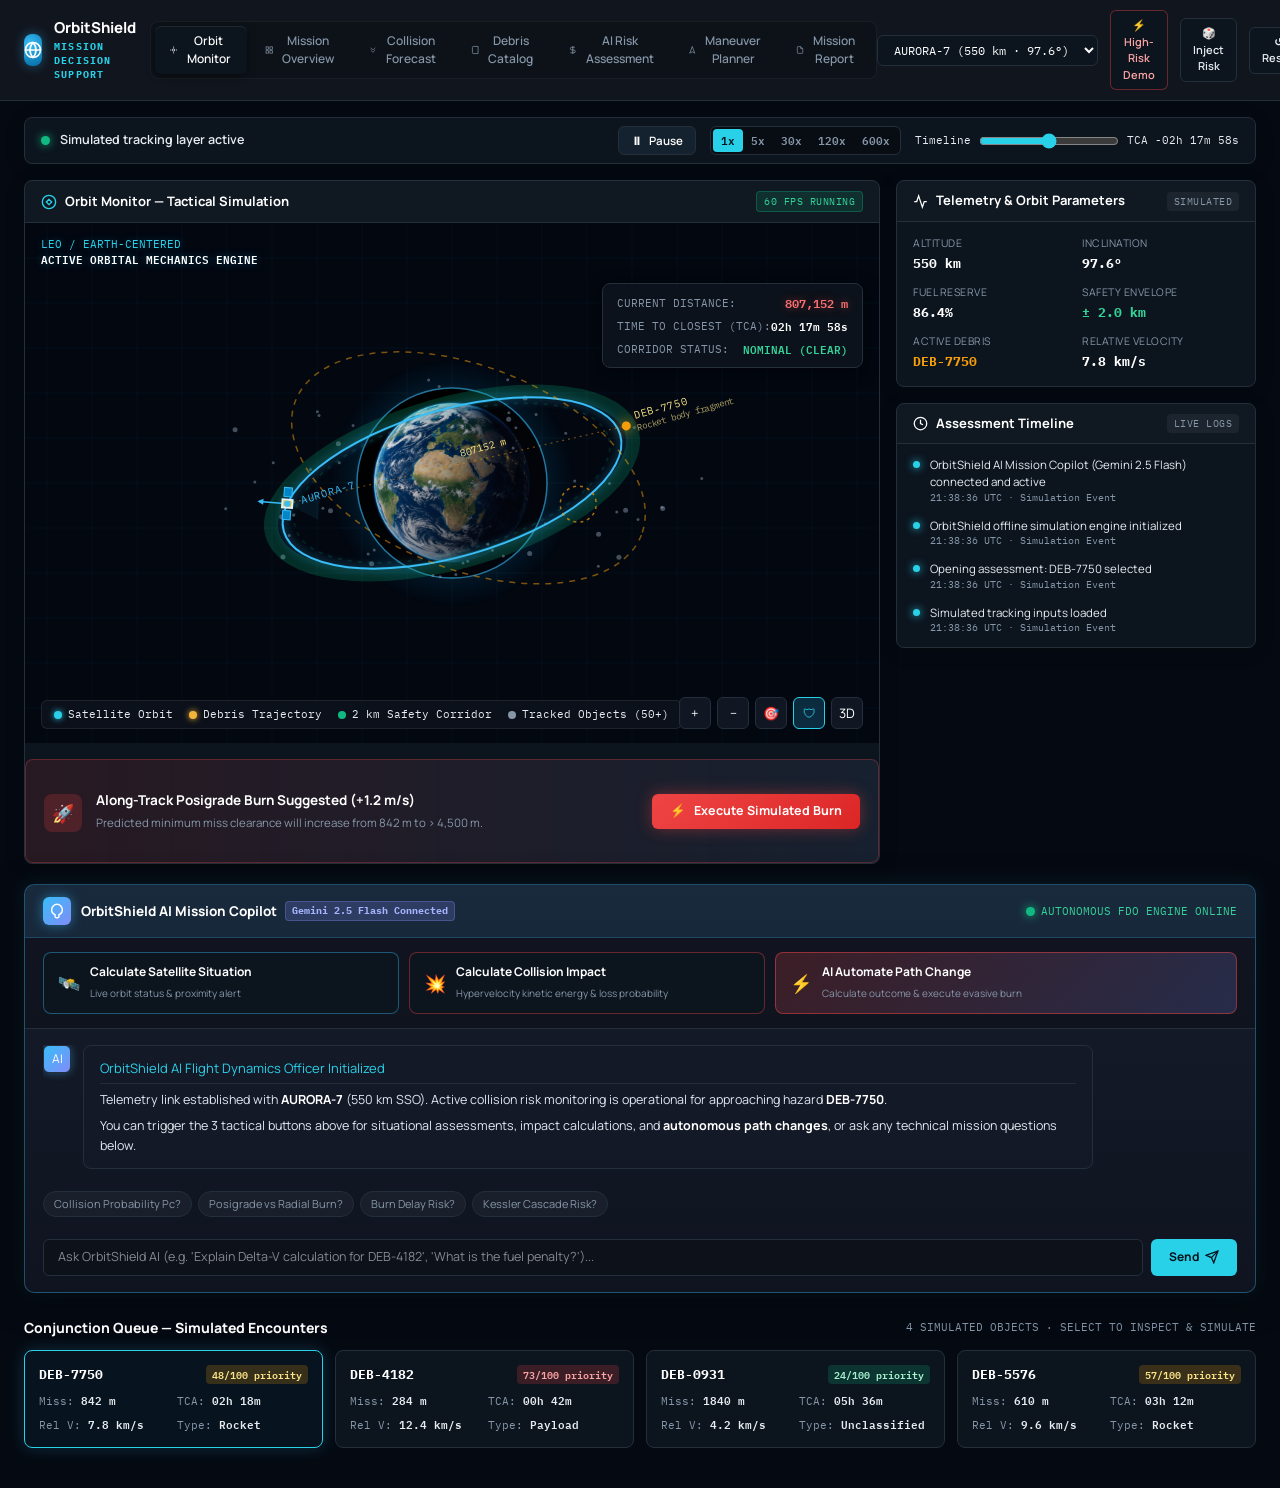
<file: index.html>
<!DOCTYPE html>
<html lang="en">
<head>
  <meta charset="utf-8">
  <meta name="viewport" content="width=device-width, initial-scale=1">
  <title>Orbit Monitor — OrbitShield | AI Space Debris Decision Support</title>
  <meta name="description" content="Operational orbital tracking layers, dynamic safety corridors, Keplerian simulation, and simulated assessment timelines.">
  
  <!-- Modern Space Typography -->
  <link rel="preconnect" href="https://fonts.googleapis.com">
  <link rel="preconnect" href="https://fonts.gstatic.com" crossorigin>
  <link href="https://fonts.googleapis.com/css2?family=IBM+Plex+Mono:wght@400;500;600;700&family=Manrope:wght@400;500;600;700;800&display=swap" rel="stylesheet">
  
  <!-- Base & Enhanced Theme Styles -->
  <link rel="stylesheet" href="assets/styles.css">
  <link rel="stylesheet" href="assets/app.css">
</head>
<body>

  <!-- Top Global Mission Navigation Bar -->
  <header class="app-header">
    <div class="brand-section">
      <div class="brand-logo-icon">
        <svg xmlns="http://www.w3.org/2000/svg" width="18" height="18" viewBox="0 0 24 24" fill="none" stroke="#fff" stroke-width="2.2" stroke-linecap="round" stroke-linejoin="round">
          <circle cx="12" cy="12" r="10"></circle>
          <path d="M12 2a14.5 14.5 0 0 0 0 20 14.5 14.5 0 0 0 0-20"></path>
          <path d="M2 12h20"></path>
        </svg>
      </div>
      <div class="brand-title">
        <span>OrbitShield</span>
        <span class="brand-subtitle">Mission Decision Support</span>
      </div>
    </div>

    <!-- Navigation Tabs -->
    <nav class="nav-links">
      <button class="nav-btn active" data-view="orbitMonitorView" id="tabOrbitMonitor">
        <svg width="14" height="14" viewBox="0 0 24 24" fill="none" stroke="currentColor" stroke-width="2"><circle cx="12" cy="12" r="3"></circle><path d="M3 12h3m12 0h3M12 3v3m0 12v3"></path></svg>
        Orbit Monitor
      </button>
      <button class="nav-btn" data-view="overviewView" id="tabOverview">
        <svg width="14" height="14" viewBox="0 0 24 24" fill="none" stroke="currentColor" stroke-width="2"><rect x="3" y="3" width="7" height="7"></rect><rect x="14" y="3" width="7" height="7"></rect><rect x="14" y="14" width="7" height="7"></rect><rect x="3" y="14" width="7" height="7"></rect></svg>
        Mission Overview
      </button>
      <button class="nav-btn" data-view="forecastView" id="tabForecast">
        <svg width="14" height="14" viewBox="0 0 24 24" fill="none" stroke="currentColor" stroke-width="2"><path d="m19 5-7 7-7-7"></path><path d="m19 12-7 7-7-7"></path></svg>
        Collision Forecast
      </button>
      <button class="nav-btn" data-view="catalogView" id="tabCatalog">
        <svg width="14" height="14" viewBox="0 0 24 24" fill="none" stroke="currentColor" stroke-width="2"><path d="M4 19.5v-15A2.5 2.5 0 0 1 6.5 2H20v20H6.5a2.5 2.5 0 0 1-2.5-2.5Z"></path></svg>
        Debris Catalog
      </button>
      <button class="nav-btn" data-view="riskView" id="tabRisk">
        <svg width="14" height="14" viewBox="0 0 24 24" fill="none" stroke="currentColor" stroke-width="2"><path d="M12 2v20M17 5H9.5a3.5 3.5 0 0 0 0 7h5a3.5 3.5 0 0 1 0 7H6"></path></svg>
        AI Risk Assessment
      </button>
      <button class="nav-btn" data-view="plannerView" id="tabPlanner">
        <svg width="14" height="14" viewBox="0 0 24 24" fill="none" stroke="currentColor" stroke-width="2"><polygon points="12 2 19 21 12 17 5 21 12 2"></polygon></svg>
        Maneuver Planner
      </button>
      <button class="nav-btn" data-view="reportView" id="tabReport">
        <svg width="14" height="14" viewBox="0 0 24 24" fill="none" stroke="currentColor" stroke-width="2"><path d="M14 2H6a2 2 0 0 0-2 2v16a2 2 0 0 0 2 2h12a2 2 0 0 0 2-2V8z"></path><polyline points="14 2 14 8 20 8"></polyline></svg>
        Mission Report
      </button>
    </nav>

    <!-- Global Target & Simulation Actions -->
    <div class="header-controls">
      <select class="sat-selector" id="satSelect" title="Select target satellite">
        <option value="AURORA-7">AURORA-7 (550 km · 97.6°)</option>
        <option value="ORION-2">ORION-2 (575 km · 98.2°)</option>
        <option value="NOVA-4">NOVA-4 (590 km · 96.8°)</option>
      </select>

      <button class="action-btn danger-action" id="highRiskBtn" title="Load High-Risk conjunction demo">
        ⚡ High-Risk Demo
      </button>
      <button class="action-btn" id="injectRiskBtn" title="Perturb orbit with emergency close approach">
        🎲 Inject Risk
      </button>
      <button class="action-btn" id="resetBtn" title="Reset all simulation parameters">
        ↺ Reset
      </button>
    </div>
  </header>

  <!-- Main Container -->
  <main class="main-container">

    <!-- VIEW 1: ORBIT MONITOR (Primary Simulation View) -->
    <section id="orbitMonitorView" class="page-view">

      <!-- Simulation Status & Live Playback Control Bar -->
      <div class="sim-status-bar">
        <div class="status-indicator">
          <span class="pulse-dot" id="statusPulse"></span>
          <span id="statusText">Simulated tracking layer active</span>
        </div>

        <div class="sim-controls-group">
          <!-- Play / Pause Button -->
          <button class="sim-btn" id="playPauseBtn" title="Play / Pause Simulation Loop">
            <span id="playPauseIcon">⏸</span>
            <span id="playPauseText">Pause</span>
          </button>

          <!-- Simulation Speed Selectors -->
          <div class="speed-selector" title="Simulation Speed Multiplier">
            <button class="speed-opt active" data-speed="1">1x</button>
            <button class="speed-opt" data-speed="5">5x</button>
            <button class="speed-opt" data-speed="30">30x</button>
            <button class="speed-opt" data-speed="120">120x</button>
            <button class="speed-opt" data-speed="600">600x</button>
          </div>

          <!-- Time Scrub Slider -->
          <div class="time-scrubber-container" title="Scrub simulation time relative to Time of Closest Approach (TCA)">
            <span>Timeline</span>
            <input type="range" class="time-slider" id="timeSlider" min="0" max="100" value="50">
            <span id="timeDisplay">TCA -02h 18m 00s</span>
          </div>
        </div>
      </div>

      <!-- Two-Column Grid: Simulation Canvas & Monitoring Details -->
      <div class="monitor-grid">

        <!-- Column 1: Orbital Simulation Interactive Canvas -->
        <div class="panel">
          <div class="panel-header">
            <div class="panel-title">
              <svg width="16" height="16" viewBox="0 0 24 24" fill="none" stroke="var(--primary)" stroke-width="2"><circle cx="12" cy="12" r="10"></circle><polygon points="12 8 8 12 12 16 16 12 12 8"></polygon></svg>
              Orbit Monitor — Tactical Simulation
            </div>
            <div class="panel-meta live-badge">60 FPS RUNNING</div>
          </div>

          <div class="orbital-map-container">
            <!-- Main Canvas -->
            <canvas id="simulationCanvas"></canvas>

            <!-- HUD Top Left -->
            <div class="hud-corner top-left">
              LEO / EARTH-CENTERED<br>
              <span style="color: #fff; font-weight: 600;">ACTIVE ORBITAL MECHANICS ENGINE</span>
            </div>

            <!-- HUD Top Right: Live Conjunction Telemetry Box -->
            <div class="canvas-live-telemetry">
              <div class="telemetry-row">
                <span class="telemetry-label">CURRENT DISTANCE:</span>
                <span class="telemetry-value critical" id="liveDistance">842 m</span>
              </div>
              <div class="telemetry-row">
                <span class="telemetry-label">TIME TO CLOSEST (TCA):</span>
                <span class="telemetry-value" id="liveTca">02h 18m 00s</span>
              </div>
              <div class="telemetry-row">
                <span class="telemetry-label">CORRIDOR STATUS:</span>
                <span class="telemetry-value safe" id="hudStatus">NOMINAL (CLEAR)</span>
              </div>
            </div>

            <!-- HUD Bottom Left: Color Coded Legend -->
            <div class="hud-corner bottom-left">
              <div class="legend-item"><span class="legend-dot sat-orbit"></span> Satellite Orbit</div>
              <div class="legend-item"><span class="legend-dot deb-orbit"></span> Debris Trajectory</div>
              <div class="legend-item"><span class="legend-dot corridor"></span> 2 km Safety Corridor</div>
              <div class="legend-item"><span class="legend-dot debris"></span> Tracked Objects (50+)</div>
            </div>

            <!-- HUD Bottom Right: Floating View Controls -->
            <div class="canvas-floating-controls">
              <button class="floating-btn" id="zoomInBtn" title="Zoom In">+</button>
              <button class="floating-btn" id="zoomOutBtn" title="Zoom Out">−</button>
              <button class="floating-btn" id="resetViewBtn" title="Center View">🎯</button>
              <button class="floating-btn active" id="toggleCorridorBtn" title="Toggle Safety Corridor">🛡</button>
              <button class="floating-btn" id="toggle3dBtn" title="Toggle 3D Spherical Mode">3D</button>
            </div>
          </div>

          <!-- Maneuver Callout Box -->
          <div class="maneuver-callout" id="maneuverCallout">
            <div class="maneuver-info">
              <div class="maneuver-icon">🚀</div>
              <div class="maneuver-text">
                <strong id="maneuverTitle">Along-Track Posigrade Burn Suggested (+1.2 m/s)</strong>
                <span id="maneuverSubtitle">Predicted minimum miss clearance will increase from 842 m to &gt; 4,500 m.</span>
              </div>
            </div>
            <button class="execute-burn-btn" id="executeBurnBtn">
              <span>⚡</span> Execute Simulated Burn
            </button>
          </div>
        </div>

        <!-- Column 2: Monitoring Telemetry & Live Assessment Timeline -->
        <div class="sidebar-panel">

          <!-- Telemetry Status Panel -->
          <div class="panel">
            <div class="panel-header">
              <div class="panel-title">
                <svg width="15" height="15" viewBox="0 0 24 24" fill="none" stroke="currentColor" stroke-width="2"><path d="M22 12h-4l-3 9L9 3l-3 9H2"></path></svg>
                Telemetry & Orbit Parameters
              </div>
              <div class="panel-meta">SIMULATED</div>
            </div>

            <dl class="data-dl">
              <div class="data-item">
                <dt class="data-dt">Altitude</dt>
                <dd class="data-dd" id="satAltitude">550 km</dd>
              </div>
              <div class="data-item">
                <dt class="data-dt">Inclination</dt>
                <dd class="data-dd" id="satInclination">97.6°</dd>
              </div>
              <div class="data-item">
                <dt class="data-dt">Fuel Reserve</dt>
                <dd class="data-dd" id="satFuel">86.4%</dd>
              </div>
              <div class="data-item">
                <dt class="data-dt">Safety Envelope</dt>
                <dd class="data-dd" style="color: #34d399;">± 2.0 km</dd>
              </div>
              <div class="data-item">
                <dt class="data-dt">Active Debris</dt>
                <dd class="data-dd" id="activeDebrisId" style="color: #f59e0b;">DEB-7750</dd>
              </div>
              <div class="data-item">
                <dt class="data-dt">Relative Velocity</dt>
                <dd class="data-dd">7.8 km/s</dd>
              </div>
            </dl>
          </div>

          <!-- Assessment Timeline Panel -->
          <div class="panel">
            <div class="panel-header">
              <div class="panel-title">
                <svg width="15" height="15" viewBox="0 0 24 24" fill="none" stroke="currentColor" stroke-width="2"><circle cx="12" cy="12" r="10"></circle><polyline points="12 6 12 12 16 14"></polyline></svg>
                Assessment Timeline
              </div>
              <div class="panel-meta">LIVE LOGS</div>
            </div>

            <ol class="timeline-list" id="timelineList">
              <!-- Dynamically populated by app.js -->
            </ol>
          </div>
        </div>

      </div>

      <!-- AI Flight Dynamics Copilot & Autonomous Maneuver Assistant -->
      <div class="ai-copilot-panel" id="aiCopilotPanel">
        <div class="ai-header">
          <div class="ai-header-left">
            <div class="ai-avatar-badge">
              <svg width="16" height="16" viewBox="0 0 24 24" fill="none" stroke="#fff" stroke-width="2.2"><path d="M12 2a8 8 0 0 0-8 8c0 3.3 2 6.2 5 7.4V20a2 2 0 0 0 2 2h2a2 2 0 0 0 2-2v-2.6c3-1.2 5-4.1 5-7.4a8 8 0 0 0-8-8z"></path><line x1="9" y1="9" x2="9.01" y2="9"></line><line x1="15" y1="9" x2="15.01" y2="9"></line></svg>
            </div>
            <div class="ai-title-group">
              <h3>
                OrbitShield AI Mission Copilot
                <span class="ai-model-tag">Gemini 2.5 Flash Connected</span>
              </h3>
            </div>
          </div>
          <div class="ai-header-status">
            <span class="pulse-dot"></span>
            <span>AUTONOMOUS FDO ENGINE ONLINE</span>
          </div>
        </div>

        <!-- 3 Tactical AI Action Buttons -->
        <div class="ai-quick-actions-bar">
          <button class="ai-action-btn primary-ai" id="btnAiSituation" title="Analyze and report current satellite telemetry, orbit, and proximity">
            <div class="ai-btn-icon">🛰️</div>
            <div class="ai-btn-text">
              <strong>Calculate Satellite Situation</strong>
              <span>Live orbit status & proximity alert</span>
            </div>
          </button>

          <button class="ai-action-btn danger-ai" id="btnAiImpact" title="Compute kinetic energy release, fragmentation, and Kessler cascade risk">
            <div class="ai-btn-icon">💥</div>
            <div class="ai-btn-text">
              <strong>Calculate Collision Impact</strong>
              <span>Hypervelocity kinetic energy & loss probability</span>
            </div>
          </button>

          <button class="ai-action-btn automate-ai" id="btnAiAutomateManeuver" title="Compute Delta-V, predict outcome clearance, and automate thruster burn">
            <div class="ai-btn-icon">⚡</div>
            <div class="ai-btn-text">
              <strong>AI Automate Path Change</strong>
              <span>Calculate outcome & execute evasive burn</span>
            </div>
          </button>
        </div>

        <!-- Chat Stream & Interactive Q&A -->
        <div class="ai-chat-body">
          <div class="ai-chat-history" id="aiChatHistory">
            <div class="chat-bubble ai">
              <div class="chat-avatar">AI</div>
              <div class="chat-content">
                <h3>OrbitShield AI Flight Dynamics Officer Initialized</h3>
                <p>Telemetry link established with <strong>AURORA-7</strong> (550 km SSO). Active collision risk monitoring is operational for approaching hazard <strong>DEB-7750</strong>.</p>
                <p style="margin-top: 6px;">You can trigger the 3 tactical buttons above for situational assessments, impact calculations, and <strong>autonomous path changes</strong>, or ask any technical mission questions below.</p>
              </div>
            </div>
          </div>

          <!-- Prompt Suggestions Chips -->
          <div class="ai-chips-row">
            <span class="ai-chip" data-prompt="What is the exact collision probability Pc for the current close approach?">Collision Probability Pc?</span>
            <span class="ai-chip" data-prompt="Why is a Posigrade along-track burn safer than a radial burn?">Posigrade vs Radial Burn?</span>
            <span class="ai-chip" data-prompt="What happens if the satellite delays the avoidance maneuver by 30 minutes?">Burn Delay Risk?</span>
            <span class="ai-chip" data-prompt="How would a collision affect neighboring constellations like Starlink/OneWeb?">Kessler Cascade Risk?</span>
          </div>

          <!-- Input Bar -->
          <form class="ai-input-bar" id="aiChatForm">
            <input type="text" class="ai-input-field" id="aiChatInput" placeholder="Ask OrbitShield AI (e.g. 'Explain Delta-V calculation for DEB-4182', 'What is the fuel penalty?')..." autocomplete="off">
            <button type="submit" class="ai-send-btn" id="aiSendBtn">
              <span>Send</span>
              <svg width="14" height="14" viewBox="0 0 24 24" fill="none" stroke="currentColor" stroke-width="2.2"><line x1="22" y1="2" x2="11" y2="13"></line><polygon points="22 2 15 22 11 13 2 9 22 2"></polygon></svg>
            </button>
          </form>
        </div>
      </div>

      <!-- Conjunction Queue (Scenario Selector) -->
      <div class="scenarios-section">
        <div class="section-heading">
          <div class="section-title">Conjunction Queue — Simulated Encounters</div>
          <span style="font-size: 11px; color: var(--muted-foreground); font-family: var(--font-mono);">4 SIMULATED OBJECTS · SELECT TO INSPECT &amp; SIMULATE</span>
        </div>

        <div class="cards-grid" id="cardsContainer">
          <!-- Dynamically populated with scenario cards -->
        </div>
      </div>

    </section>

    <!-- VIEW 2: MISSION OVERVIEW -->
    <section id="overviewView" class="page-view" style="display: none;">
      <div class="panel" style="padding: 24px; margin-bottom: 20px;">
        <h2 style="font-size: 18px; margin-bottom: 8px;">Fleet Mission Overview</h2>
        <p style="color: var(--muted-foreground); margin-bottom: 20px;">Comprehensive constellation status, tracked debris population, and risk posture.</p>
        
        <div class="cards-grid" style="margin-bottom: 24px;">
          <div class="scenario-card">
            <div class="card-id">ACTIVE ASSETS</div>
            <div style="font-size: 24px; font-weight: 800; color: var(--primary); margin: 8px 0;">3 Constellation Units</div>
            <div style="font-size: 11px; color: var(--muted-foreground);">AURORA-7, ORION-2, NOVA-4 operational</div>
          </div>
          <div class="scenario-card">
            <div class="card-id">TRACKED OBJECTS</div>
            <div style="font-size: 24px; font-weight: 800; color: #fff; margin: 8px 0;">1,248 LEO Objects</div>
            <div style="font-size: 11px; color: var(--muted-foreground);">Radar Cross Section &gt; 10 cm cataloged</div>
          </div>
          <div class="scenario-card critical">
            <div class="card-id">CRITICAL CONJUNCTIONS</div>
            <div style="font-size: 24px; font-weight: 800; color: #ef4444; margin: 8px 0;">1 Action Required</div>
            <div style="font-size: 11px; color: #fca5a5;">DEB-4182 incursion within 284 m</div>
          </div>
          <div class="scenario-card">
            <div class="card-id">AVERAGE FLEET FUEL</div>
            <div style="font-size: 24px; font-weight: 800; color: #10b981; margin: 8px 0;">84.4% Delta-V</div>
            <div style="font-size: 11px; color: var(--muted-foreground);">Sufficient for ~14 avoidance maneuvers</div>
          </div>
        </div>
      </div>
    </section>

    <!-- VIEW 3: COLLISION FORECAST -->
    <section id="forecastView" class="page-view" style="display: none;">
      <div class="panel" style="padding: 24px;">
        <h2 style="font-size: 18px; margin-bottom: 8px;">Collision Risk Forecast</h2>
        <p style="color: var(--muted-foreground); margin-bottom: 20px;">Probabilistic closest-approach geometry and covariance ellipsoid overlaps.</p>
        <div style="background: rgba(0,0,0,0.3); border: 1px solid var(--border); border-radius: 8px; padding: 20px; font-family: var(--font-mono);">
          <div style="display: flex; justify-content: space-between; margin-bottom: 12px;">
            <span>ENCOUNTER ID</span>
            <span>MISS DISTANCE</span>
            <span>COLLISION PROB (Pc)</span>
            <span>ACTION STATUS</span>
          </div>
          <div style="border-top: 1px solid var(--border); padding-top: 12px; display: flex; flex-direction: column; gap: 10px;">
            <div style="display: flex; justify-content: space-between; color: #fca5a5;">
              <span>AURORA-7 vs DEB-4182</span>
              <span>284 meters</span>
              <span>2.4 x 10^-3</span>
              <span>MANEUVER REQUIRED</span>
            </div>
            <div style="display: flex; justify-content: space-between; color: #fde68a;">
              <span>AURORA-7 vs DEB-7750</span>
              <span>842 meters</span>
              <span>4.1 x 10^-4</span>
              <span>ACTIVE MONITORING</span>
            </div>
            <div style="display: flex; justify-content: space-between; color: #94a3b8;">
              <span>AURORA-7 vs DEB-5576</span>
              <span>610 meters</span>
              <span>8.9 x 10^-5</span>
              <span>WATCHLIST</span>
            </div>
          </div>
        </div>
      </div>
    </section>

    <!-- VIEW 4: DEBRIS CATALOG -->
    <section id="catalogView" class="page-view" style="display: none;">
      <div class="panel" style="padding: 24px;">
        <h2 style="font-size: 18px; margin-bottom: 8px;">Space Debris Catalog</h2>
        <p style="color: var(--muted-foreground); margin-bottom: 20px;">High-accuracy radar observations and orbital parameter archives.</p>
        <div style="overflow-x: auto;">
          <table style="width: 100%; border-collapse: collapse; font-family: var(--font-mono); font-size: 12px;">
            <thead>
              <tr style="border-bottom: 1px solid var(--border); text-align: left; color: var(--muted-foreground);">
                <th style="padding: 8px;">OBJECT ID</th>
                <th style="padding: 8px;">CLASSIFICATION</th>
                <th style="padding: 8px;">ALTITUDE</th>
                <th style="padding: 8px;">INCLINATION</th>
                <th style="padding: 8px;">RADAR CROSS SECTION</th>
                <th style="padding: 8px;">ORIGIN</th>
              </tr>
            </thead>
            <tbody>
              <tr style="border-bottom: 1px solid rgba(255,255,255,0.05);">
                <td style="padding: 8px; color: var(--primary);">DEB-7750</td>
                <td style="padding: 8px;">Rocket body fragment</td>
                <td style="padding: 8px;">562 km</td>
                <td style="padding: 8px;">98.1°</td>
                <td style="padding: 8px;">0.8 m²</td>
                <td style="padding: 8px;">Upper Stage Breakup</td>
              </tr>
              <tr style="border-bottom: 1px solid rgba(255,255,255,0.05);">
                <td style="padding: 8px; color: #ef4444;">DEB-4182</td>
                <td style="padding: 8px;">Payload fragment</td>
                <td style="padding: 8px;">548 km</td>
                <td style="padding: 8px;">97.4°</td>
                <td style="padding: 8px;">1.4 m²</td>
                <td style="padding: 8px;">Decommissioned Satellite</td>
              </tr>
              <tr style="border-bottom: 1px solid rgba(255,255,255,0.05);">
                <td style="padding: 8px; color: var(--primary);">DEB-0931</td>
                <td style="padding: 8px;">Unclassified fragment</td>
                <td style="padding: 8px;">591 km</td>
                <td style="padding: 8px;">96.5°</td>
                <td style="padding: 8px;">0.3 m²</td>
                <td style="padding: 8px;">Unknown Orbital Anomaly</td>
              </tr>
            </tbody>
          </table>
        </div>
      </div>
    </section>

    <!-- VIEW 5: AI RISK ASSESSMENT -->
    <section id="riskView" class="page-view" style="display: none;">
      <div class="panel" style="padding: 24px;">
        <h2 style="font-size: 18px; margin-bottom: 8px;">AI Risk Assessment &amp; Neural Priority</h2>
        <p style="color: var(--muted-foreground); margin-bottom: 20px;">Explainable machine learning risk weights balancing miss distance, covariance uncertainty, and reaction window.</p>
        <div class="cards-grid">
          <div class="scenario-card">
            <div class="card-id">DISTANCE FACTOR</div>
            <div style="font-size: 20px; font-weight: 700; color: #ef4444; margin: 6px 0;">42% Weight</div>
            <div style="font-size: 11px; color: var(--muted-foreground);">High penalty for intrusions &lt; 500 m.</div>
          </div>
          <div class="scenario-card">
            <div class="card-id">TCA WINDOW FACTOR</div>
            <div style="font-size: 20px; font-weight: 700; color: #f59e0b; margin: 6px 0;">31% Weight</div>
            <div style="font-size: 11px; color: var(--muted-foreground);">Urgency score peaks at TCA &lt; 2 hours.</div>
          </div>
          <div class="scenario-card">
            <div class="card-id">UNCERTAINTY COVARIANCE</div>
            <div style="font-size: 20px; font-weight: 700; color: var(--primary); margin: 6px 0;">27% Weight</div>
            <div style="font-size: 11px; color: var(--muted-foreground);">Tracking station observations confidence metric.</div>
          </div>
        </div>
      </div>
    </section>

    <!-- VIEW 6: MANEUVER PLANNER -->
    <section id="plannerView" class="page-view" style="display: none;">
      <div class="panel" style="padding: 24px;">
        <h2 style="font-size: 18px; margin-bottom: 8px;">Interactive Collision Avoidance Maneuver Planner</h2>
        <p style="color: var(--muted-foreground); margin-bottom: 20px;">Simulate thruster burn vectors, calculate propellant budgets, and evaluate clearance safety margins.</p>
        <div style="background: rgba(0,0,0,0.3); border: 1px solid var(--border); border-radius: 8px; padding: 20px;">
          <div style="margin-bottom: 16px;">
            <label style="font-weight: 600; display: block; margin-bottom: 6px;">Delta-V Magnitude (m/s)</label>
            <input type="range" min="0.2" max="3.0" step="0.1" value="1.2" style="width: 100%; accent-color: var(--primary);">
            <div style="display: flex; justify-content: space-between; font-family: var(--font-mono); font-size: 11px; margin-top: 4px; color: var(--muted-foreground);">
              <span>0.2 m/s (Micro-burn)</span>
              <span>1.2 m/s (Recommended)</span>
              <span>3.0 m/s (Maximum)</span>
            </div>
          </div>
          <div style="font-family: var(--font-mono); font-size: 12px; display: grid; grid-template-columns: 1fr 1fr; gap: 12px; margin-top: 20px;">
            <div>Estimated Fuel Expenditure: <strong style="color: #fff;">1.4% Propellant</strong></div>
            <div>Post-Maneuver Clearance: <strong style="color: #34d399;">+4.5 km Safety Radius</strong></div>
          </div>
        </div>
      </div>
    </section>

    <!-- VIEW 7: MISSION REPORT -->
    <section id="reportView" class="page-view" style="display: none;">
      <div class="panel" style="padding: 24px;">
        <div style="display: flex; justify-content: space-between; align-items: center; margin-bottom: 16px;">
          <h2 style="font-size: 18px;">Mission Incident &amp; Assessment Report</h2>
          <button class="sim-btn" onclick="window.print()">🖨 Print / Export PDF</button>
        </div>
        <div style="background: rgba(0,0,0,0.4); border: 1px solid var(--border); border-radius: 8px; padding: 24px; font-family: var(--font-mono); font-size: 12px; line-height: 1.8;">
          <div style="border-bottom: 1px solid var(--border); padding-bottom: 12px; margin-bottom: 12px;">
            <strong>ORBITSHIELD MISSION CONJUNCTION REPORT</strong><br>
            OPERATIONAL ASSESSMENT: DEBRIS AVOIDANCE SUPPORT<br>
            TIMESTAMP: 2026-10-05T09:25:00 UTC
          </div>
          <div>
            Target Asset: AURORA-7 (LEO SSO 550 km)<br>
            Primary Hazard: DEB-7750 / DEB-4182<br>
            Minimum Miss Distance: 842 m (Predicted at TCA)<br>
            Safety Status: AI Recommended Avoidance Burn (+1.2 m/s Along-Track)<br>
            Authorization: Pending Flight Operations Review
          </div>
        </div>
      </div>
    </section>

  </main>

  <!-- Toast Notification Container -->
  <div class="toast-container" id="toastContainer"></div>

  <!-- Simulation Engine & Application Scripts -->
  <script src="assets/orbit-simulation.js"></script>
  <script src="assets/app.js"></script>
</body>
</html>
</file>
<file: assets/app.css>
/* ==========================================================================
   OrbitShield Enhanced Mission Control & Simulation Stylesheet
   ========================================================================== */

:root {
  --background: oklch(14.5% .019 255);
  --foreground: oklch(94% .009 250);
  --card: oklch(19% .024 253);
  --primary: oklch(79% .13 210);
  --primary-foreground: oklch(17% .03 240);
  --secondary: oklch(24.5% .032 248);
  --muted: oklch(22% .025 252);
  --muted-foreground: oklch(67% .033 249);
  --accent: oklch(28% .038 245);
  --border: oklch(30% .027 251);
  --success: oklch(77% .15 165);
  --warning: oklch(81% .15 80);
  --danger: oklch(72% .19 25);
  --sidebar: oklch(16.5% .025 255);
  --map-background: oklch(12.5% .025 255);
  --grid-color: rgba(56, 189, 248, 0.08);
  --glow-cyan: 0 0 20px rgba(56, 189, 248, 0.35);
  --glow-amber: 0 0 20px rgba(245, 158, 11, 0.4);
  --glow-red: 0 0 24px rgba(239, 68, 68, 0.5);
  --font-mono: 'IBM Plex Mono', monospace;
  --font-sans: 'Manrope', -apple-system, BlinkMacSystemFont, sans-serif;
}

* {
  box-sizing: border-box;
  margin: 0;
  padding: 0;
}

body {
  background-color: var(--background);
  color: var(--foreground);
  font-family: var(--font-sans);
  font-size: 13px;
  line-height: 1.5;
  min-height: 100vh;
  overflow-x: hidden;
  -webkit-font-smoothing: antialiased;
}

/* Header & Top Mission Navigation */
.app-header {
  display: flex;
  align-items: center;
  justify-content: space-between;
  padding: 10px 24px;
  background: rgba(20, 24, 33, 0.85);
  backdrop-filter: blur(12px);
  border-bottom: 1px solid var(--border);
  position: sticky;
  top: 0;
  z-index: 100;
}

.brand-section {
  display: flex;
  align-items: center;
  gap: 12px;
}

.brand-logo-icon {
  width: 32px;
  height: 32px;
  background: radial-gradient(circle at 30% 30%, #38bdf8, #0369a1);
  border-radius: 8px;
  display: flex;
  align-items: center;
  justify-content: center;
  box-shadow: 0 0 12px rgba(56, 189, 248, 0.4);
}

.brand-title {
  font-size: 15px;
  font-weight: 750;
  letter-spacing: 0.5px;
  color: #fff;
  display: flex;
  flex-direction: column;
}

.brand-subtitle {
  font-size: 9.5px;
  font-family: var(--font-mono);
  color: var(--primary);
  letter-spacing: 1.2px;
  text-transform: uppercase;
}

.nav-links {
  display: flex;
  gap: 4px;
  background: rgba(13, 17, 23, 0.6);
  padding: 4px;
  border-radius: 8px;
  border: 1px solid rgba(255, 255, 255, 0.05);
}

.nav-btn {
  background: transparent;
  border: none;
  color: var(--muted-foreground);
  padding: 6px 14px;
  font-size: 12px;
  font-weight: 550;
  border-radius: 6px;
  cursor: pointer;
  display: flex;
  align-items: center;
  gap: 6px;
  transition: all 0.18s ease;
}

.nav-btn:hover {
  color: var(--foreground);
  background: rgba(255, 255, 255, 0.04);
}

.nav-btn.active {
  color: #fff;
  background: var(--card);
  box-shadow: 0 2px 8px rgba(0, 0, 0, 0.4), inset 0 1px 0 rgba(255, 255, 255, 0.08);
}

.header-controls {
  display: flex;
  align-items: center;
  gap: 12px;
}

.sat-selector {
  background: var(--card);
  border: 1px solid var(--border);
  color: #fff;
  padding: 6px 12px;
  border-radius: 6px;
  font-family: var(--font-mono);
  font-size: 11.5px;
  cursor: pointer;
  outline: none;
}

.sat-selector:focus {
  border-color: var(--primary);
}

.action-btn {
  background: var(--card);
  border: 1px solid var(--border);
  color: var(--foreground);
  padding: 6px 12px;
  border-radius: 6px;
  font-size: 11px;
  font-weight: 600;
  cursor: pointer;
  display: flex;
  align-items: center;
  gap: 6px;
  transition: all 0.15s ease;
}

.action-btn:hover {
  background: var(--secondary);
  border-color: rgba(255, 255, 255, 0.2);
}

.action-btn.danger-action {
  border-color: rgba(239, 68, 68, 0.4);
  color: #fca5a5;
}

.action-btn.danger-action:hover {
  background: rgba(239, 68, 68, 0.15);
}

/* Page Layout */
.main-container {
  max-width: 1440px;
  margin: 0 auto;
  padding: 16px 24px 40px;
}

/* Simulation Toolbar & Status */
.sim-status-bar {
  display: flex;
  align-items: center;
  justify-content: space-between;
  background: var(--card);
  border: 1px solid var(--border);
  border-radius: 8px;
  padding: 8px 16px;
  margin-bottom: 16px;
  box-shadow: var(--panel-shadow);
}

.status-indicator {
  display: flex;
  align-items: center;
  gap: 10px;
  font-weight: 600;
  font-size: 12.5px;
}

.pulse-dot {
  width: 9px;
  height: 9px;
  border-radius: 50%;
  background: #10b981;
  box-shadow: 0 0 10px #10b981;
  position: relative;
}

.pulse-dot.warning {
  background: #f59e0b;
  box-shadow: 0 0 12px #f59e0b;
}

.pulse-dot.danger {
  background: #ef4444;
  box-shadow: 0 0 14px #ef4444;
  animation: pulse-danger 0.9s infinite;
}

@keyframes pulse-danger {
  0%, 100% { opacity: 1; transform: scale(1); }
  50% { opacity: 0.4; transform: scale(1.3); }
}

.sim-controls-group {
  display: flex;
  align-items: center;
  gap: 14px;
}

.sim-btn {
  background: var(--secondary);
  border: 1px solid var(--border);
  color: #fff;
  padding: 5px 12px;
  border-radius: 6px;
  font-size: 11.5px;
  font-weight: 600;
  cursor: pointer;
  display: flex;
  align-items: center;
  gap: 6px;
  transition: all 0.15s ease;
}

.sim-btn:hover {
  background: var(--accent);
  border-color: var(--primary);
}

.sim-btn.primary {
  background: rgba(56, 189, 248, 0.15);
  border-color: var(--primary);
  color: var(--primary);
}

.sim-btn.primary:hover {
  background: rgba(56, 189, 248, 0.28);
}

.speed-selector {
  display: flex;
  align-items: center;
  background: rgba(0, 0, 0, 0.35);
  border: 1px solid var(--border);
  border-radius: 6px;
  padding: 2px;
}

.speed-opt {
  background: transparent;
  border: none;
  color: var(--muted-foreground);
  padding: 3px 8px;
  font-size: 11px;
  font-family: var(--font-mono);
  font-weight: 600;
  cursor: pointer;
  border-radius: 4px;
}

.speed-opt.active {
  background: var(--primary);
  color: var(--primary-foreground);
}

.time-scrubber-container {
  display: flex;
  align-items: center;
  gap: 8px;
  font-family: var(--font-mono);
  font-size: 11px;
}

.time-slider {
  width: 140px;
  accent-color: var(--primary);
  cursor: pointer;
}

/* Two Column Layout for Orbit Monitor */
.monitor-grid {
  display: grid;
  grid-template-columns: 1fr 360px;
  gap: 16px;
  margin-bottom: 20px;
}

@media (max-width: 1100px) {
  .monitor-grid {
    grid-template-columns: 1fr;
  }
}

/* Panel Styles */
.panel {
  background: var(--card);
  border: 1px solid var(--border);
  border-radius: 8px;
  overflow: hidden;
  box-shadow: var(--panel-shadow);
}

.panel-header {
  display: flex;
  align-items: center;
  justify-content: space-between;
  padding: 10px 16px;
  border-bottom: 1px solid var(--border);
  background: rgba(255, 255, 255, 0.015);
}

.panel-title {
  font-size: 13px;
  font-weight: 700;
  display: flex;
  align-items: center;
  gap: 8px;
  color: #fff;
}

.panel-meta {
  font-size: 10px;
  font-family: var(--font-mono);
  padding: 2px 7px;
  border-radius: 4px;
  background: rgba(255, 255, 255, 0.05);
  color: var(--muted-foreground);
  letter-spacing: 0.5px;
}

.panel-meta.live-badge {
  background: rgba(16, 185, 129, 0.15);
  color: #34d399;
  border: 1px solid rgba(16, 185, 129, 0.3);
}

.panel-meta.alert-badge {
  background: rgba(239, 68, 68, 0.15);
  color: #f87171;
  border: 1px solid rgba(239, 68, 68, 0.3);
}

/* Orbital Map Canvas Container */
.orbital-map-container {
  position: relative;
  width: 100%;
  height: 520px;
  background: var(--map-background);
  overflow: hidden;
}

#simulationCanvas {
  position: absolute;
  top: 0;
  left: 0;
  width: 100%;
  height: 100%;
  cursor: grab;
}

#simulationCanvas:active {
  cursor: grabbing;
}

/* HUD Overlay Elements */
.hud-corner {
  position: absolute;
  pointer-events: none;
  font-family: var(--font-mono);
  font-size: 10.5px;
  line-height: 1.4;
  z-index: 10;
}

.hud-corner.top-left {
  top: 14px;
  left: 16px;
  color: var(--primary);
  text-shadow: 0 0 8px rgba(56, 189, 248, 0.4);
}

.hud-corner.top-right {
  top: 14px;
  right: 16px;
  display: flex;
  align-items: center;
  gap: 8px;
  background: rgba(15, 20, 30, 0.7);
  padding: 4px 10px;
  border-radius: 6px;
  border: 1px solid rgba(255, 255, 255, 0.08);
  pointer-events: auto;
}

.hud-corner.bottom-left {
  bottom: 14px;
  left: 16px;
  display: flex;
  align-items: center;
  gap: 16px;
  background: rgba(15, 20, 30, 0.75);
  padding: 6px 12px;
  border-radius: 6px;
  border: 1px solid rgba(255, 255, 255, 0.08);
  pointer-events: auto;
}

.legend-item {
  display: flex;
  align-items: center;
  gap: 6px;
  font-size: 11px;
}

.legend-dot {
  width: 8px;
  height: 8px;
  border-radius: 50%;
}

.legend-dot.sat-orbit { background: var(--primary); box-shadow: 0 0 6px var(--primary); }
.legend-dot.deb-orbit { background: var(--warning); box-shadow: 0 0 6px var(--warning); }
.legend-dot.corridor { background: #10b981; }
.legend-dot.debris { background: var(--muted-foreground); }

/* Floating Canvas Controls */
.canvas-floating-controls {
  position: absolute;
  bottom: 14px;
  right: 16px;
  display: flex;
  gap: 6px;
  z-index: 15;
}

.floating-btn {
  background: rgba(20, 26, 38, 0.85);
  backdrop-filter: blur(8px);
  border: 1px solid var(--border);
  color: #fff;
  width: 32px;
  height: 32px;
  border-radius: 6px;
  display: flex;
  align-items: center;
  justify-content: center;
  cursor: pointer;
  transition: all 0.15s ease;
  font-size: 13px;
}

.floating-btn:hover {
  background: var(--accent);
  border-color: var(--primary);
  color: var(--primary);
}

.floating-btn.active {
  background: rgba(56, 189, 248, 0.2);
  border-color: var(--primary);
  color: var(--primary);
}

/* Conjunction Live Banner inside Canvas */
.canvas-live-telemetry {
  position: absolute;
  top: 60px;
  right: 16px;
  background: rgba(15, 20, 30, 0.85);
  backdrop-filter: blur(10px);
  border: 1px solid var(--border);
  border-radius: 8px;
  padding: 10px 14px;
  display: flex;
  flex-direction: column;
  gap: 6px;
  min-width: 210px;
  z-index: 10;
  box-shadow: 0 4px 16px rgba(0,0,0,0.5);
}

.telemetry-row {
  display: flex;
  justify-content: space-between;
  align-items: center;
  font-family: var(--font-mono);
  font-size: 11px;
}

.telemetry-label {
  color: var(--muted-foreground);
}

.telemetry-value {
  font-weight: 600;
  color: #fff;
}

.telemetry-value.critical {
  color: #f87171;
  text-shadow: 0 0 8px rgba(239, 68, 68, 0.5);
  font-size: 12px;
}

.telemetry-value.safe {
  color: #34d399;
}

/* Sidebar Details */
.sidebar-panel {
  display: flex;
  flex-direction: column;
  gap: 16px;
}

.data-dl {
  display: grid;
  grid-template-columns: 1fr 1fr;
  gap: 12px;
  padding: 14px 16px;
}

.data-item {
  display: flex;
  flex-direction: column;
  gap: 2px;
}

.data-dt {
  font-size: 10.5px;
  color: var(--muted-foreground);
  text-transform: uppercase;
  letter-spacing: 0.5px;
}

.data-dd {
  font-size: 13px;
  font-weight: 650;
  font-family: var(--font-mono);
  color: #fff;
}

/* Timeline */
.timeline-list {
  list-style: none;
  padding: 12px 16px;
  display: flex;
  flex-direction: column;
  gap: 12px;
  max-height: 240px;
  overflow-y: auto;
}

.timeline-item {
  display: flex;
  gap: 10px;
  align-items: flex-start;
  font-size: 11.5px;
}

.timeline-dot {
  width: 7px;
  height: 7px;
  border-radius: 50%;
  margin-top: 5px;
  flex-shrink: 0;
  background: var(--muted-foreground);
}

.timeline-dot.current {
  background: var(--primary);
  box-shadow: 0 0 8px var(--primary);
}

.timeline-dot.alert {
  background: #ef4444;
  box-shadow: 0 0 8px #ef4444;
}

.timeline-content {
  display: flex;
  flex-direction: column;
}

.timeline-time {
  font-size: 9.5px;
  color: var(--muted-foreground);
  font-family: var(--font-mono);
}

/* Conjunction Scenarios Queue */
.scenarios-section {
  margin-top: 24px;
}

.section-heading {
  display: flex;
  align-items: center;
  justify-content: space-between;
  margin-bottom: 12px;
}

.section-title {
  font-size: 14px;
  font-weight: 750;
  color: #fff;
}

.cards-grid {
  display: grid;
  grid-template-columns: repeat(4, 1fr);
  gap: 12px;
}

@media (max-width: 900px) {
  .cards-grid {
    grid-template-columns: repeat(2, 1fr);
  }
}

.scenario-card {
  background: var(--card);
  border: 1px solid var(--border);
  border-radius: 8px;
  padding: 14px;
  cursor: pointer;
  transition: all 0.2s ease;
  position: relative;
  overflow: hidden;
}

.scenario-card:hover {
  border-color: rgba(255, 255, 255, 0.25);
  transform: translateY(-2px);
  box-shadow: 0 6px 18px rgba(0, 0, 0, 0.4);
}

.scenario-card.active {
  border-color: var(--primary);
  background: rgba(56, 189, 248, 0.05);
  box-shadow: 0 0 16px rgba(56, 189, 248, 0.2);
}

.scenario-card.critical.active {
  border-color: #ef4444;
  background: rgba(239, 68, 68, 0.06);
  box-shadow: 0 0 18px rgba(239, 68, 68, 0.25);
}

.card-top {
  display: flex;
  justify-content: space-between;
  align-items: center;
  margin-bottom: 8px;
}

.card-id {
  font-family: var(--font-mono);
  font-size: 13px;
  font-weight: 700;
  color: #fff;
}

.card-badge {
  font-size: 10px;
  font-family: var(--font-mono);
  padding: 2px 6px;
  border-radius: 4px;
  font-weight: 600;
}

.card-badge.high { background: rgba(239, 68, 68, 0.2); color: #fca5a5; }
.card-badge.medium { background: rgba(245, 158, 11, 0.2); color: #fde68a; }
.card-badge.low { background: rgba(16, 185, 129, 0.2); color: #a7f3d0; }

.card-metrics {
  display: grid;
  grid-template-columns: 1fr 1fr;
  gap: 6px;
  font-size: 11px;
  font-family: var(--font-mono);
}

.metric-label {
  color: var(--muted-foreground);
}

.metric-val {
  font-weight: 600;
  color: var(--foreground);
}

/* Maneuver Action Bar */
.maneuver-callout {
  display: flex;
  align-items: center;
  justify-content: space-between;
  background: linear-gradient(90deg, rgba(239, 68, 68, 0.12), rgba(30, 41, 59, 0.6));
  border: 1px solid rgba(239, 68, 68, 0.3);
  border-radius: 8px;
  padding: 12px 18px;
  margin-top: 16px;
}

.maneuver-callout.safe-state {
  background: linear-gradient(90deg, rgba(16, 185, 129, 0.12), rgba(30, 41, 59, 0.6));
  border-color: rgba(16, 185, 129, 0.3);
}

.maneuver-info {
  display: flex;
  align-items: center;
  gap: 14px;
}

.maneuver-icon {
  width: 38px;
  height: 38px;
  border-radius: 8px;
  background: rgba(239, 68, 68, 0.2);
  display: flex;
  align-items: center;
  justify-content: center;
  font-size: 18px;
  color: #fca5a5;
}

.maneuver-callout.safe-state .maneuver-icon {
  background: rgba(16, 185, 129, 0.2);
  color: #34d399;
}

.maneuver-text strong {
  display: block;
  font-size: 13.5px;
  color: #fff;
  margin-bottom: 2px;
}

.maneuver-text span {
  font-size: 11.5px;
  color: var(--muted-foreground);
}

.execute-burn-btn {
  background: linear-gradient(135deg, #ef4444, #dc2626);
  border: none;
  color: #fff;
  padding: 8px 18px;
  border-radius: 6px;
  font-weight: 700;
  font-size: 12.5px;
  cursor: pointer;
  box-shadow: 0 0 16px rgba(239, 68, 68, 0.4);
  transition: all 0.2s ease;
  display: flex;
  align-items: center;
  gap: 8px;
}

.execute-burn-btn:hover {
  transform: scale(1.03);
  box-shadow: 0 0 24px rgba(239, 68, 68, 0.6);
}

.execute-burn-btn.disabled {
  background: var(--muted);
  color: var(--muted-foreground);
  box-shadow: none;
  cursor: not-allowed;
  transform: none;
}

/* Toast Notifications */
.toast-container {
  position: fixed;
  bottom: 24px;
  right: 24px;
  display: flex;
  flex-direction: column;
  gap: 10px;
  z-index: 1000;
  pointer-events: none;
}

.toast {
  background: rgba(20, 26, 38, 0.95);
  backdrop-filter: blur(12px);
  border: 1px solid var(--border);
  padding: 12px 18px;
  border-radius: 8px;
  box-shadow: 0 8px 30px rgba(0, 0, 0, 0.6);
  color: #fff;
  font-size: 12.5px;
  display: flex;
  align-items: center;
  gap: 10px;
  transform: translateY(20px);
  opacity: 0;
  transition: all 0.3s cubic-bezier(0.16, 1, 0.32, 1);
  pointer-events: auto;
  max-width: 360px;
}

.toast.show {
  transform: translateY(0);
  opacity: 1;
}

.toast.success { border-color: rgba(16, 185, 129, 0.4); }
.toast.alert { border-color: rgba(239, 68, 68, 0.4); }

/* ==========================================================================
   AI Flight Dynamics Copilot & Autonomous Maneuver Assistant Styles
   ========================================================================== */

.ai-copilot-panel {
  background: linear-gradient(180deg, rgba(24, 30, 46, 0.95), rgba(15, 20, 32, 0.98));
  border: 1px solid rgba(56, 189, 248, 0.35);
  border-radius: 10px;
  box-shadow: 0 8px 32px rgba(0, 0, 0, 0.6), 0 0 20px rgba(56, 189, 248, 0.12);
  margin-top: 20px;
  overflow: hidden;
  backdrop-filter: blur(14px);
}

.ai-header {
  display: flex;
  align-items: center;
  justify-content: space-between;
  padding: 12px 18px;
  background: rgba(56, 189, 248, 0.08);
  border-bottom: 1px solid rgba(56, 189, 248, 0.2);
}

.ai-header-left {
  display: flex;
  align-items: center;
  gap: 10px;
}

.ai-avatar-badge {
  width: 28px;
  height: 28px;
  border-radius: 6px;
  background: linear-gradient(135deg, #38bdf8, #818cf8);
  display: flex;
  align-items: center;
  justify-content: center;
  box-shadow: 0 0 12px rgba(56, 189, 248, 0.5);
}

.ai-title-group h3 {
  font-size: 13.5px;
  font-weight: 750;
  color: #fff;
  display: flex;
  align-items: center;
  gap: 8px;
}

.ai-model-tag {
  font-size: 9.5px;
  font-family: var(--font-mono);
  background: rgba(129, 140, 248, 0.2);
  color: #a5b4fc;
  padding: 2px 6px;
  border-radius: 4px;
  border: 1px solid rgba(129, 140, 248, 0.3);
}

.ai-header-status {
  display: flex;
  align-items: center;
  gap: 6px;
  font-family: var(--font-mono);
  font-size: 11px;
  color: #34d399;
}

.ai-quick-actions-bar {
  display: grid;
  grid-template-columns: 1fr 1fr 1.3fr;
  gap: 10px;
  padding: 14px 18px;
  background: rgba(0, 0, 0, 0.25);
  border-bottom: 1px solid var(--border);
}

@media (max-width: 900px) {
  .ai-quick-actions-bar {
    grid-template-columns: 1fr;
  }
}

.ai-action-btn {
  display: flex;
  align-items: center;
  gap: 10px;
  padding: 10px 14px;
  background: var(--card);
  border: 1px solid var(--border);
  border-radius: 8px;
  color: #fff;
  cursor: pointer;
  transition: all 0.2s cubic-bezier(0.16, 1, 0.32, 1);
  text-align: left;
}

.ai-action-btn:hover {
  background: var(--secondary);
  border-color: rgba(255, 255, 255, 0.25);
  transform: translateY(-2px);
  box-shadow: 0 4px 14px rgba(0, 0, 0, 0.4);
}

.ai-action-btn.primary-ai {
  border-color: rgba(56, 189, 248, 0.4);
}
.ai-action-btn.primary-ai:hover {
  border-color: #38bdf8;
  box-shadow: 0 0 16px rgba(56, 189, 248, 0.3);
}

.ai-action-btn.danger-ai {
  border-color: rgba(239, 68, 68, 0.4);
}
.ai-action-btn.danger-ai:hover {
  border-color: #ef4444;
  box-shadow: 0 0 16px rgba(239, 68, 68, 0.35);
}

.ai-action-btn.automate-ai {
  background: linear-gradient(135deg, rgba(239, 68, 68, 0.2), rgba(129, 140, 248, 0.2));
  border: 1px solid rgba(239, 68, 68, 0.5);
  position: relative;
  overflow: hidden;
}

.ai-action-btn.automate-ai:hover {
  background: linear-gradient(135deg, rgba(239, 68, 68, 0.35), rgba(129, 140, 248, 0.35));
  border-color: #ef4444;
  box-shadow: 0 0 20px rgba(239, 68, 68, 0.5);
}

.ai-btn-icon {
  font-size: 18px;
  flex-shrink: 0;
}

.ai-btn-text strong {
  display: block;
  font-size: 12px;
  color: #fff;
  margin-bottom: 2px;
}

.ai-btn-text span {
  font-size: 10px;
  color: var(--muted-foreground);
}

/* Chat History & Conversation Stream */
.ai-chat-body {
  padding: 16px 18px;
  display: flex;
  flex-direction: column;
  gap: 14px;
}

.ai-chat-history {
  display: flex;
  flex-direction: column;
  gap: 14px;
  max-height: 380px;
  overflow-y: auto;
  padding-right: 6px;
}

.chat-bubble {
  display: flex;
  gap: 12px;
  font-size: 12.5px;
  line-height: 1.6;
}

.chat-bubble.user {
  flex-direction: row-reverse;
}

.chat-avatar {
  width: 28px;
  height: 28px;
  border-radius: 6px;
  background: var(--secondary);
  border: 1px solid var(--border);
  display: flex;
  align-items: center;
  justify-content: center;
  font-size: 12px;
  flex-shrink: 0;
}

.chat-bubble.user .chat-avatar {
  background: rgba(56, 189, 248, 0.2);
  color: var(--primary);
  border-color: var(--primary);
}

.chat-bubble.ai .chat-avatar {
  background: linear-gradient(135deg, #38bdf8, #818cf8);
  color: #fff;
  box-shadow: 0 0 8px rgba(56, 189, 248, 0.4);
}

.chat-content {
  background: rgba(20, 26, 40, 0.8);
  border: 1px solid var(--border);
  border-radius: 8px;
  padding: 12px 16px;
  max-width: 85%;
  color: #e2e8f0;
}

.chat-bubble.user .chat-content {
  background: rgba(56, 189, 248, 0.15);
  border-color: rgba(56, 189, 248, 0.35);
  color: #fff;
}

.chat-content h3 {
  font-size: 13px;
  color: var(--primary);
  margin-bottom: 6px;
  border-bottom: 1px solid rgba(255, 255, 255, 0.08);
  padding-bottom: 4px;
}

.chat-content ul {
  padding-left: 18px;
  margin: 6px 0;
}

.chat-content li {
  margin-bottom: 4px;
}

.chat-content strong {
  color: #fff;
}

.chat-content code {
  background: rgba(0, 0, 0, 0.3);
  padding: 2px 6px;
  border-radius: 4px;
  font-family: var(--font-mono);
  font-size: 11px;
}

/* Maneuver Confirmation Card inside Chat */
.ai-maneuver-result-card {
  margin-top: 10px;
  background: rgba(16, 185, 129, 0.12);
  border: 1px solid rgba(16, 185, 129, 0.35);
  border-radius: 6px;
  padding: 10px 14px;
  display: flex;
  align-items: center;
  justify-content: space-between;
}

.maneuver-metrics-row {
  display: flex;
  gap: 16px;
  font-family: var(--font-mono);
  font-size: 11px;
}

.ai-exec-btn-sm {
  background: #10b981;
  color: #fff;
  border: none;
  padding: 5px 12px;
  border-radius: 4px;
  font-size: 11px;
  font-weight: 700;
  cursor: pointer;
  transition: all 0.15s ease;
}

.ai-exec-btn-sm:hover {
  background: #059669;
  transform: scale(1.04);
}

/* Typing Indicator */
.typing-dots {
  display: flex;
  gap: 4px;
  padding: 8px 12px;
}

.typing-dot {
  width: 6px;
  height: 6px;
  border-radius: 50%;
  background: var(--primary);
  animation: typing-blink 1.2s infinite ease-in-out;
}

.typing-dot:nth-child(2) { animation-delay: 0.2s; }
.typing-dot:nth-child(3) { animation-delay: 0.4s; }

@keyframes typing-blink {
  0%, 100% { opacity: 0.2; transform: translateY(0); }
  50% { opacity: 1; transform: translateY(-4px); }
}

/* Chat Prompt Chips */
.ai-chips-row {
  display: flex;
  gap: 6px;
  flex-wrap: wrap;
  padding-top: 8px;
}

.ai-chip {
  background: rgba(255, 255, 255, 0.04);
  border: 1px solid var(--border);
  color: var(--muted-foreground);
  padding: 4px 10px;
  border-radius: 14px;
  font-size: 11px;
  cursor: pointer;
  transition: all 0.15s ease;
}

.ai-chip:hover {
  background: rgba(56, 189, 248, 0.12);
  color: var(--primary);
  border-color: rgba(56, 189, 248, 0.3);
}

/* Chat Input Bar */
.ai-input-bar {
  display: flex;
  gap: 8px;
  margin-top: 8px;
}

.ai-input-field {
  flex: 1;
  background: rgba(13, 17, 26, 0.9);
  border: 1px solid var(--border);
  border-radius: 6px;
  padding: 8px 14px;
  color: #fff;
  font-size: 12.5px;
  outline: none;
  font-family: var(--font-sans);
  transition: border-color 0.15s ease;
}

.ai-input-field:focus {
  border-color: var(--primary);
  box-shadow: 0 0 10px rgba(56, 189, 248, 0.25);
}

.ai-send-btn {
  background: var(--primary);
  color: var(--primary-foreground);
  border: none;
  padding: 8px 18px;
  border-radius: 6px;
  font-weight: 700;
  font-size: 12px;
  cursor: pointer;
  display: flex;
  align-items: center;
  gap: 6px;
  transition: all 0.15s ease;
}

.ai-send-btn:hover {
  background: #7dd3fc;
  box-shadow: 0 0 14px rgba(56, 189, 248, 0.4);
}
</file>
